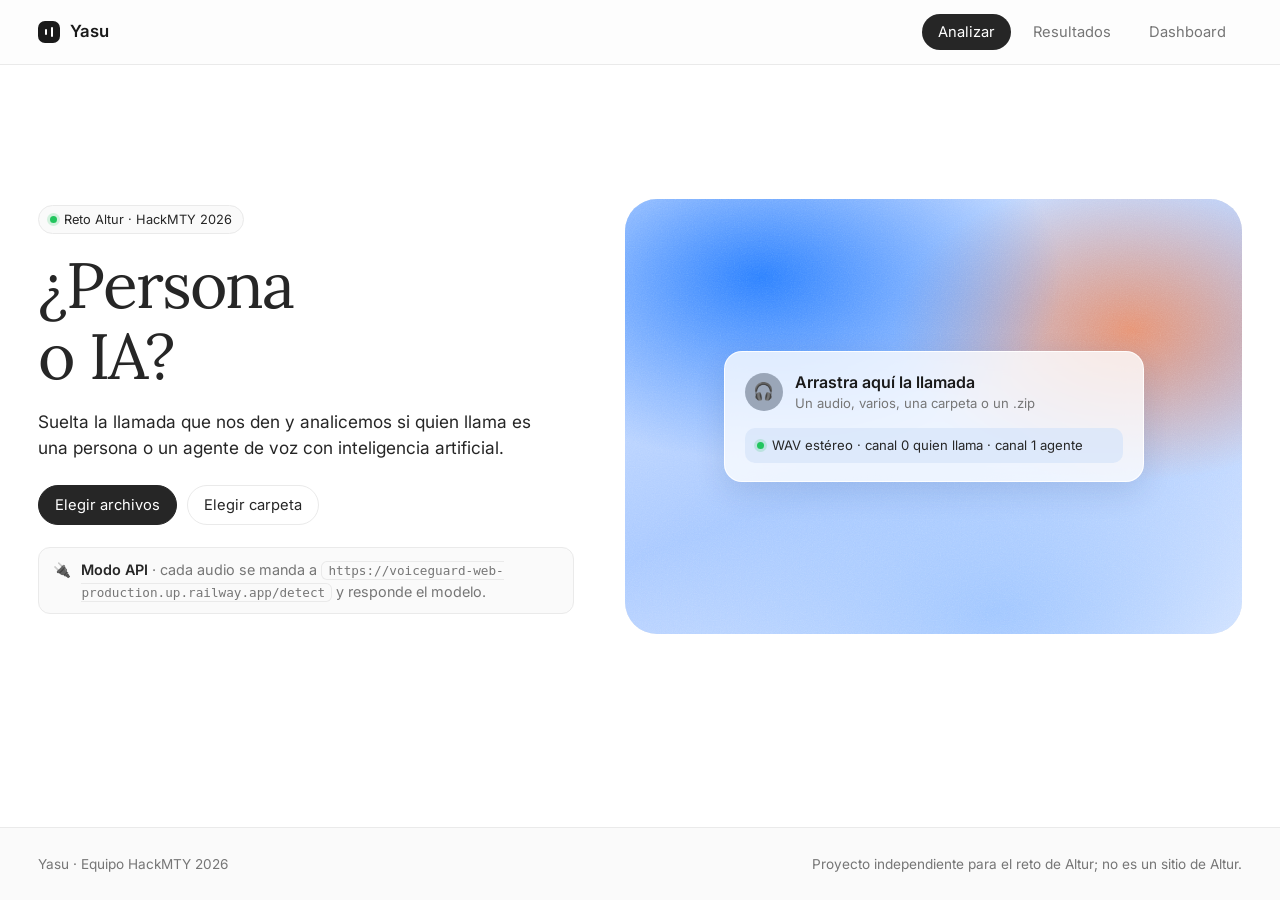
<file: index.html>
<!doctype html>
<html lang="es">
	<head>
		<meta charset="utf-8" />
		<meta name="viewport" content="width=device-width, initial-scale=1" />
		<title>Yasu Analytics</title>
		<meta
			name="description"
			content="Detecta si quien llama es una persona o una IA."
		/>
		<link rel="preconnect" href="https://fonts.googleapis.com" />
		<link rel="preconnect" href="https://fonts.gstatic.com" crossorigin />
		<link
			rel="stylesheet"
			href="https://fonts.googleapis.com/css2?family=Inter:wght@400;500;600&family=Lora:wght@400;500&display=swap"
		/>
		<link rel="stylesheet" href="css/estilos.css" />
	</head>
	<body>
		<header class="barra">
			<div class="contenedor">
				<a class="marca" href="index.html" aria-label="Yasu"
					><span class="marca-icono" aria-hidden="true"></span
					><span class="marca-texto">Yasu</span></a
				>
				<nav class="pestanas" aria-label="Secciones">
					<a href="index.html" aria-current="page">Analizar</a>
					<a href="resultados.html">Resultados</a>
					<a href="dashboard.html">Dashboard</a>
				</nav>
			</div>
		</header>

		<main class="contenedor">
			<section class="hero">
				<div class="hero-texto">
					<span class="insignia"
						><i class="punto-vivo" aria-hidden="true"></i>Reto Altur · HackMTY
						2026</span
					>
					<h1>¿Persona<br />o IA?</h1>
					<p class="hero-sub">
						Suelta la llamada que nos den y analicemos si quien llama es una
						persona o un agente de voz con inteligencia artificial.
					</p>
					<div class="botones">
						<button type="button" class="primario" id="btnArchivos">
							Elegir archivos
						</button>
						<button type="button" id="btnCarpeta">Elegir carpeta</button>
					</div>
					<div class="aviso" id="avisoModo" role="status"></div>
				</div>

				<div
					id="zona"
					class="hero-panel"
					tabindex="0"
					role="button"
					aria-label="Soltar o elegir audios"
				>
					<div class="tarjeta-flotante">
						<div class="flotante-cabeza">
							<span class="avatar" aria-hidden="true">🎧</span>
							<div>
								<b>Arrastra aquí la llamada</b
								><small>Un audio, varios, una carpeta o un .zip</small>
							</div>
						</div>
						<div class="flotante-estado">
							<i class="punto-vivo" aria-hidden="true"></i>WAV estéreo · canal 0
							quien llama · canal 1 agente
						</div>
					</div>
				</div>
			</section>
			<input
				type="file"
				id="inArchivos"
				multiple
				accept=".wav,.zip,.csv,audio/wav"
				class="oculto"
			/>
			<input
				type="file"
				id="inCarpeta"
				webkitdirectory
				multiple
				class="oculto"
			/>
			<p id="mensaje" class="suave" role="status" aria-live="polite"></p>

			<section id="detalle" class="tarjeta oculto" aria-live="polite">
				<div class="encabezado-bloque">
					<h2 id="detNombre">Llamada</h2>
					<span class="suave" id="detFormato"></span>
				</div>
				<div class="resultado">
					<div id="detVeredicto" class="veredicto pendiente">Analizando…</div>
					<div class="barra-conf">
						<div class="suave" id="detConfTexto">Confianza</div>
						<div class="pista"><div class="relleno" id="detConf"></div></div>
					</div>
					<div class="dato">
						<span>Latencia mediana</span><b id="detLat">—</b>
					</div>
					<div class="dato">
						<span>Turnos (llama / agente)</span><b id="detTurnos">—</b>
					</div>
				</div>
				<canvas
					id="detOnda"
					class="onda"
					aria-label="Forma de onda de los dos canales"
				></canvas>
				<div class="leyenda">
					<span
						><i class="punto" style="background: var(--humano)"></i>Arriba:
						canal 0 · quien llama</span
					>
					<span
						><i class="punto" style="background: var(--texto-suave)"></i>Abajo:
						canal 1 · agente</span
					>
					<span
						><i
							class="punto"
							style="
								background: var(--acento-suave);
								outline: 1px solid var(--acento);
							"
						></i
						>Voz detectada</span
					>
				</div>
				<div id="detAvisos"></div>
			</section>

			<section id="lote" class="tarjeta oculto">
				<div class="encabezado-bloque">
					<h2 id="loteTitulo">Resultados</h2>
					<div class="botones" style="margin: 0">
						<button type="button" id="btnExportar" disabled>
							Descargar CSV
						</button>
						<button type="button" id="btnLimpiar">Limpiar</button>
						<a class="enlace-boton" href="resultados.html">Ver historial →</a>
					</div>
				</div>
				<div class="progreso"><div id="barraProgreso"></div></div>
				<p id="resumenLote" class="suave"></p>
				<div class="tabla-envoltura">
					<table>
						<thead>
							<tr>
								<th>Archivo</th>
								<th>Duración</th>
								<th>Formato</th>
								<th>Resultado</th>
								<th>Confianza</th>
								<th>Latencia</th>
								<th>Real</th>
								<th></th>
							</tr>
						</thead>
						<tbody id="filas"></tbody>
					</table>
				</div>
			</section>
		</main>

		<footer>
			<div class="contenedor">
				<span>Yasu · Equipo HackMTY 2026</span>
				<span
					>Proyecto independiente para el reto de Altur; no es un sitio de
					Altur.</span
				>
			</div>
		</footer>

		<script src="js/config.js"></script>
		<script src="js/wav.js"></script>
		<script src="js/analisis.js"></script>
		<script src="js/historial.js"></script>
		<script src="js/app.js"></script>
	</body>
</html>
</file>
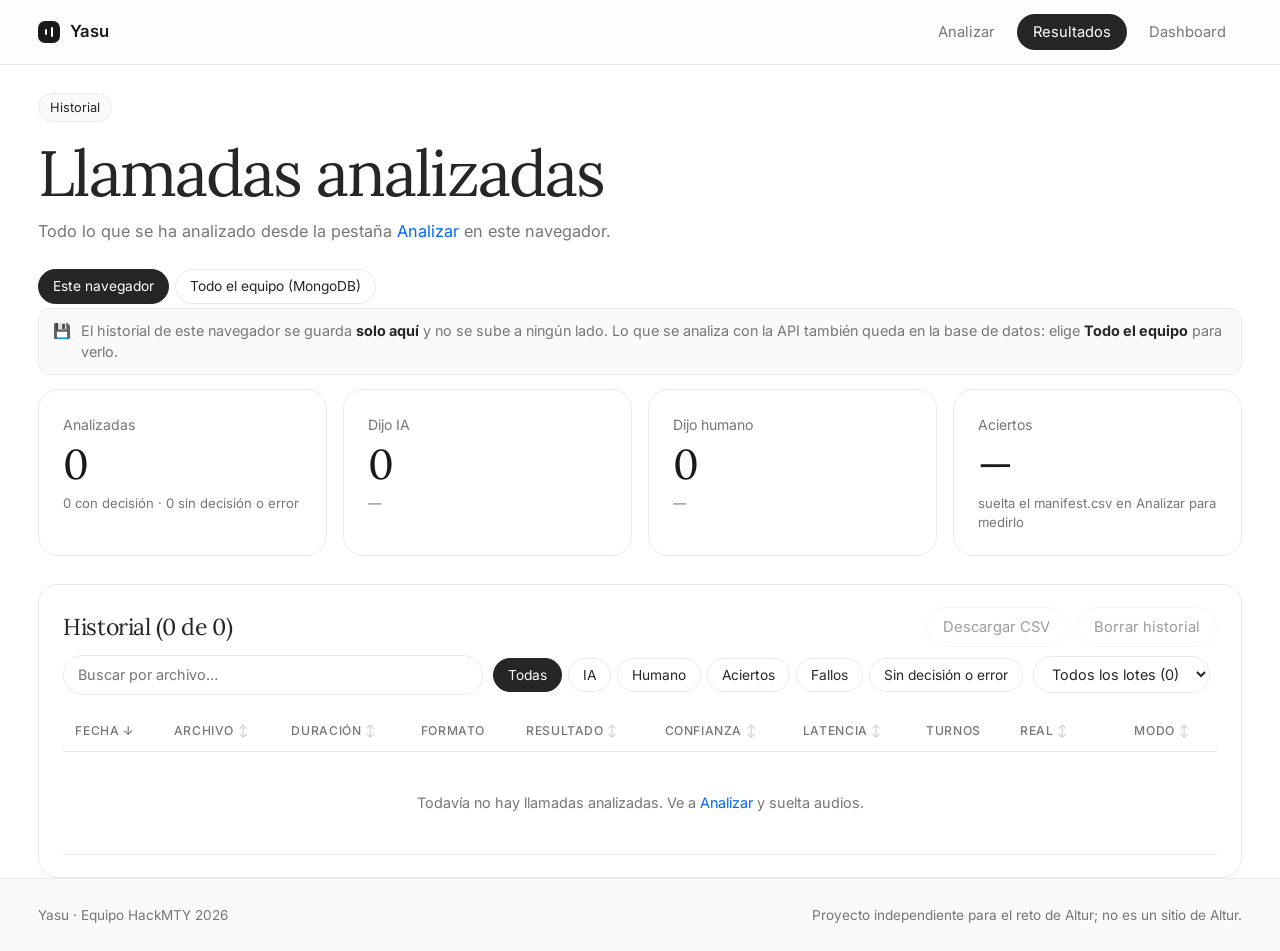
<file: resultados.html>
<!doctype html>
<html lang="es">
<head>
  <meta charset="utf-8">
  <meta name="viewport" content="width=device-width, initial-scale=1">
  <title>Yasu · Llamadas analizadas</title>
  <meta name="description" content="Historial de las llamadas analizadas.">
  <link rel="preconnect" href="https://fonts.googleapis.com">
  <link rel="preconnect" href="https://fonts.gstatic.com" crossorigin>
  <link rel="stylesheet" href="https://fonts.googleapis.com/css2?family=Inter:wght@400;500;600&family=Lora:wght@400;500&display=swap">
  <link rel="stylesheet" href="css/estilos.css">
</head>
<body>
  <header class="barra">
    <div class="contenedor">
      <a class="marca" href="index.html" aria-label="Yasu"><span class="marca-icono" aria-hidden="true"></span><span class="marca-texto">Yasu</span></a>
      <nav class="pestanas" aria-label="Secciones">
        <a href="index.html">Analizar</a>
        <a href="resultados.html" aria-current="page">Resultados</a>
        <a href="dashboard.html">Dashboard</a>
      </nav>
    </div>
  </header>

  <main class="contenedor">
    <div class="encabezado-pagina">
      <span class="insignia">Historial</span>
      <h1>Llamadas analizadas</h1>
      <p class="subtitulo" id="subtituloRes">Todo lo que se ha analizado desde la pestaña <a href="index.html">Analizar</a> en este navegador.</p>
      <div class="chips" role="group" aria-label="De dónde leer el historial" style="margin-top: 0.75rem">
        <button type="button" class="chip" data-fuente="local" aria-pressed="true">Este navegador</button>
        <button type="button" class="chip" data-fuente="equipo" aria-pressed="false">Todo el equipo (MongoDB)</button>
      </div>
    </div>

    <div class="aviso" id="avisoRes"><span aria-hidden="true">💾</span><div>El historial de este navegador se guarda <b>solo aquí</b> y no se sube a ningún lado.</div></div>

    <div class="rejilla k4" id="kpisRes"></div>

    <section class="tarjeta">
      <div class="encabezado-bloque">
        <h2 id="tituloTabla">Historial</h2>
        <div class="botones" style="margin: 0">
          <button type="button" id="btnCsv">Descargar CSV</button>
          <button type="button" id="btnBorrar">Borrar historial</button>
        </div>
      </div>

      <div class="herramientas">
        <input type="search" id="buscar" placeholder="Buscar por archivo…" aria-label="Buscar por archivo">
        <div class="chips" role="group" aria-label="Filtrar">
          <button type="button" class="chip" data-filtro="todas" aria-pressed="true">Todas</button>
          <button type="button" class="chip" data-filtro="ia" aria-pressed="false">IA</button>
          <button type="button" class="chip" data-filtro="humano" aria-pressed="false">Humano</button>
          <button type="button" class="chip" data-filtro="aciertos" aria-pressed="false">Aciertos</button>
          <button type="button" class="chip" data-filtro="fallos" aria-pressed="false">Fallos</button>
          <button type="button" class="chip" data-filtro="sin" aria-pressed="false">Sin decisión o error</button>
        </div>
        <select id="selLote" aria-label="Lote"><option value="">Todos los lotes</option></select>
      </div>

      <div class="tabla-envoltura">
        <table>
          <thead>
            <tr>
              <th class="ordenable" data-col="fecha">Fecha</th>
              <th class="ordenable" data-col="archivo">Archivo</th>
              <th class="ordenable" data-col="duracion_s">Duración</th>
              <th>Formato</th>
              <th class="ordenable" data-col="resultado">Resultado</th>
              <th class="ordenable" data-col="confidence">Confianza</th>
              <th class="ordenable" data-col="latencia_mediana_s">Latencia</th>
              <th>Turnos</th>
              <th class="ordenable" data-col="real">Real</th>
              <th></th>
              <th class="ordenable" data-col="modo">Modo</th>
            </tr>
          </thead>
          <tbody id="filasRes"></tbody>
        </table>
      </div>
    </section>
  </main>

  <footer>
    <div class="contenedor">
      <span>Yasu · Equipo HackMTY 2026</span>
      <span>Proyecto independiente para el reto de Altur; no es un sitio de Altur.</span>
    </div>
  </footer>

  <script src="js/config.js"></script>
  <script src="js/historial.js"></script>
  <script src="js/resultados.js"></script>
</body>
</html>
</file>
<file: css/estilos.css>
/* Estilo claro y minimalista: títulos con serif, texto con Inter, botones en píldora y tarjetas con borde fino. */
:root {
	--fondo: #ffffff;
	--superficie: #ffffff;
	--superficie-2: #fafafa;
	--crema: #f2f1ed;
	--texto: #262626;
	--texto-fuerte: #1a1a1a;
	--texto-suave: #767676;
	--texto-tenue: #b3b3b3;
	--borde: #eaeaea;
	--borde-fuerte: #cacaca;
	--acento: #0066ff;
	--acento-hover: #005ae0;
	--acento-suave: #e6f2ff;
	--ia: #e8590c;
	--ia-suave: #fff1e8;
	--humano: #0066ff;
	--humano-suave: #e6f2ff;
	--ok: #1f9d55;
	--error: #d63939;
	--radio: 20px;
	--radio-sm: 12px;
	--pildora: 999px;
	--sombra: 0 5px 15px rgba(0, 0, 0, 0.08);
	--serif: "Lora", Georgia, "Times New Roman", serif;
	--sans:
		"Inter", system-ui, -apple-system, "Segoe UI", Roboto, Ubuntu, Arial,
		sans-serif;
}

* {
	box-sizing: border-box;
}
html,
body {
	margin: 0;
}
body {
	font-family: var(--sans);
	background: var(--fondo);
	color: var(--texto);
	line-height: 1.5;
	-webkit-font-smoothing: antialiased;

	min-height: 100dvh;
	display: flex;
	flex-direction: column;
}
a {
	color: var(--acento);
	text-decoration: none;
}
a:hover {
	text-decoration: underline;
}
code {
	font-size: 0.88em;
	background: var(--superficie-2);
	border: 1px solid var(--borde);
	padding: 1px 6px;
	border-radius: 6px;
}
h1,
h2 {
	font-family: var(--serif);
	font-weight: 400;
	color: var(--texto);
	margin: 0;
}
h1 {
	font-size: clamp(2.6rem, 5vw, 4rem);
	line-height: 1.1;
	letter-spacing: -0.03em;
}
h2 {
	font-size: clamp(1.25rem, 1.8vw, 1.6rem);
	line-height: 1.2;
	letter-spacing: -0.02em;
	margin-bottom: 14px;
}
section {
	margin-top: 28px;
}

.contenedor {
	width: 100%;
	padding: 0 clamp(16px, 3vw, 56px);
} /* ocupa todo el ancho de la pantalla */
.oculto {
	display: none !important;
}
.suave {
	color: var(--texto-suave);
}
.ok {
	color: var(--ok);
	font-weight: 600;
}
.mal {
	color: var(--error);
	font-weight: 600;
}

/* ---------- Barra superior ---------- */
header.barra {
	position: sticky;
	top: 0;
	z-index: 10;
	background: rgba(252, 252, 252, 0.72);
	backdrop-filter: saturate(180%) blur(12px);
	-webkit-backdrop-filter: saturate(180%) blur(12px);
	border-bottom: 1px solid var(--borde);
}
.barra .contenedor {
	display: flex;
	align-items: center;
	gap: 24px;
	height: 64px;
}
.marca {
	display: flex;
	align-items: center;
	gap: 10px;
	font-weight: 600;
	font-size: 1.05rem;
	letter-spacing: -0.01em;
	color: var(--texto-fuerte);
}
.marca:hover {
	text-decoration: none;
}
.marca-icono {
	width: 22px;
	height: 22px;
	border-radius: 7px;
	background: var(--texto-fuerte);
	position: relative;
}
.marca-icono::before,
.marca-icono::after {
	content: "";
	position: absolute;
	top: 6px;
	bottom: 6px;
	width: 2px;
	border-radius: 2px;
	background: #fff;
}
.marca-icono::before {
	left: 7px;
	top: 8px;
	bottom: 8px;
}
.marca-icono::after {
	right: 7px;
}
nav.pestanas {
	display: flex;
	gap: 6px;
	margin-left: auto;
	align-items: center;
}
nav.pestanas a {
	padding: 7px 16px;
	border-radius: var(--pildora);
	color: var(--texto-suave);
	font-size: 0.92rem;
}
nav.pestanas a:hover {
	color: var(--texto);
	text-decoration: none;
}
nav.pestanas a[aria-current="page"] {
	background: var(--texto);
	color: #fff;
}

main {
	margin-top: 20px;
	padding: 80px 0 72px;
	flex-grow: 1;

	/* Esto logra el centrado vertical del hero sin romper lo demás */
	display: flex;
	flex-direction: column;
	justify-content: center;
}

footer {
	border-top: 1px solid var(--borde);
	color: var(--texto-suave);
	font-size: 0.85rem;
	padding: 26px 0;
	background: var(--superficie-2);
}
footer .contenedor {
	display: flex;
	justify-content: space-between;
	gap: 12px;
	flex-wrap: wrap;
}

/* ---------- Encabezados de página ---------- */
.insignia {
	display: inline-flex;
	align-items: center;
	gap: 7px;
	padding: 4px 11px;
	border-radius: var(--pildora);
	background: var(--superficie-2);
	border: 1px solid var(--borde);
	font-size: 0.8rem;
	color: var(--texto);
	margin-bottom: 16px;
}
.punto-vivo {
	width: 7px;
	height: 7px;
	border-radius: 50%;
	background: #22c55e;
	display: inline-block;
	box-shadow: 0 0 0 3px rgba(34, 197, 94, 0.18);
}
.subtitulo {
	color: var(--texto-suave);
	margin: 10px 0 26px;
	font-size: 1.02rem;
	max-width: 70ch;
}
.encabezado-pagina {
	padding: 8px 0 4px;
}

/* ---------- Portada de Analizar ---------- */
.hero {
	display: grid;
	grid-template-columns: minmax(0, 1fr) minmax(0, 1.15fr);
	gap: clamp(24px, 4vw, 72px);
	align-items: center;
	margin-top: 0;
	margin-bottom: 40px;
}
.hero-sub {
	color: var(--texto);
	font-size: 1.08rem;
	margin: 18px 0 24px;
	max-width: 46ch;
}
.hero .botones {
	justify-content: flex-start;
	margin: 0 0 22px;
}
.hero-panel {
	position: relative;
	min-height: clamp(300px, 34vw, 460px);
	border-radius: 32px;
	overflow: hidden;
	display: grid;
	place-items: center;
	padding: 24px;
	cursor: pointer;
	isolation: isolate;
	background:
		radial-gradient(
			70% 60% at 22% 18%,
			rgba(35, 123, 255, 0.95) 0%,
			rgba(35, 123, 255, 0) 70%
		),
		radial-gradient(
			55% 50% at 82% 30%,
			rgba(240, 138, 93, 0.85) 0%,
			rgba(240, 138, 93, 0) 70%
		),
		radial-gradient(
			80% 70% at 60% 95%,
			rgba(158, 197, 255, 0.95) 0%,
			rgba(158, 197, 255, 0) 75%
		),
		linear-gradient(160deg, #d9e6ff 0%, #a9c9ff 55%, #e9f0ff 100%);
	transition:
		transform 0.2s,
		box-shadow 0.2s;
}
.hero-panel::after {
	content: "";
	position: absolute;
	inset: 0;
	z-index: -1;
	opacity: 0.5;
	mix-blend-mode: soft-light;
	pointer-events: none;
	background-image: url("data:image/svg+xml;utf8,<svg xmlns='http://www.w3.org/2000/svg' width='220' height='220'><filter id='g'><feTurbulence type='fractalNoise' baseFrequency='.85' numOctaves='3' stitchTiles='stitch'/><feColorMatrix type='saturate' values='0'/></filter><rect width='100%' height='100%' filter='url(%23g)'/></svg>");
}
.hero-panel:focus-visible {
	outline: 3px solid var(--acento);
	outline-offset: 3px;
}
.hero-panel.activa {
	transform: scale(1.01);
	box-shadow:
		0 0 0 3px var(--acento),
		var(--sombra);
}
.tarjeta-flotante {
	position: relative;
	z-index: 1;
	width: min(420px, 100%);
	background: rgba(255, 255, 255, 0.78);
	backdrop-filter: blur(10px);
	-webkit-backdrop-filter: blur(10px);
	border: 1px solid rgba(255, 255, 255, 0.9);
	border-radius: 18px;
	padding: 18px 20px;
	box-shadow: 0 10px 30px rgba(20, 40, 90, 0.12);
}
.flotante-cabeza {
	display: flex;
	align-items: center;
	gap: 12px;
}
.flotante-cabeza b {
	display: block;
	color: var(--texto-fuerte);
	font-weight: 600;
}
.flotante-cabeza small {
	display: block;
	color: var(--texto-suave);
	font-size: 0.82rem;
}
.avatar {
	width: 38px;
	height: 38px;
	border-radius: 50%;
	background: #9aa6b8;
	display: grid;
	place-items: center;
	font-size: 1.05rem;
	flex: none;
}
.flotante-estado {
	display: flex;
	align-items: center;
	gap: 8px;
	margin-top: 14px;
	padding: 8px 12px;
	border-radius: 10px;
	background: rgba(214, 228, 250, 0.7);
	color: var(--texto);
	font-size: 0.82rem;
}
#mensaje {
	min-height: 1.5em;
	margin: 14px 2px 0;
}

/* ---------- Bloques ---------- */
.tarjeta {
	background: var(--superficie);
	border: 1px solid var(--borde);
	border-radius: var(--radio);
	padding: 22px 24px;
}
.rejilla {
	display: grid;
	gap: 16px;
}
.rejilla.k4 {
	grid-template-columns: repeat(auto-fit, minmax(220px, 1fr));
}
.rejilla.k2 {
	grid-template-columns: repeat(auto-fit, minmax(360px, 1fr));
}
.aviso {
	display: flex;
	gap: 10px;
	align-items: flex-start;
	padding: 11px 14px;
	border-radius: var(--radio-sm);
	background: var(--superficie-2);
	border: 1px solid var(--borde);
	color: var(--texto-suave);
	font-size: 0.9rem;
	margin: 0 0 14px;
}
.aviso b,
.modo {
	color: var(--texto);
}
.modo {
	font-weight: 600;
}
.encabezado-bloque {
	display: flex;
	justify-content: space-between;
	align-items: center;
	gap: 12px;
	flex-wrap: wrap;
}
.encabezado-bloque h2 {
	margin-bottom: 0;
}

/* ---------- Botones y campos ---------- */
button {
	font: inherit;
	font-size: 0.92rem;
	border: 1px solid var(--borde);
	background: var(--superficie);
	color: var(--texto);
	padding: 8px 16px;
	border-radius: var(--pildora);
	cursor: pointer;
	transition:
		background 0.15s,
		border-color 0.15s;
}
button:hover:not(:disabled) {
	border-color: var(--borde-fuerte);
	background: var(--superficie-2);
}
button.primario {
	background: var(--texto);
	border-color: var(--texto);
	color: #fff;
}
button.primario:hover:not(:disabled) {
	background: var(--texto-fuerte);
	border-color: var(--texto-fuerte);
}
button:disabled {
	opacity: 0.45;
	cursor: not-allowed;
}
.botones {
	display: flex;
	gap: 10px;
	justify-content: center;
	flex-wrap: wrap;
	margin-top: 14px;
}
.enlace-boton {
	font-size: 0.92rem;
	border: 1px solid var(--borde);
	background: var(--superficie);
	color: var(--texto);
	padding: 8px 16px;
	border-radius: var(--pildora);
}
.enlace-boton:hover {
	border-color: var(--borde-fuerte);
	text-decoration: none;
}
.herramientas input:focus,
.herramientas select:focus {
	outline: none;
	border-color: var(--acento);
	box-shadow: 0 0 0 3px var(--acento-suave);
}

/* ---------- Resultado de una llamada ---------- */
.resultado {
	display: flex;
	align-items: center;
	gap: 24px;
	flex-wrap: wrap;
	margin: 8px 0 18px;
}
.veredicto {
	font-family: var(--serif);
	font-size: 1.9rem;
	letter-spacing: -0.02em;
	padding: 8px 22px;
	border-radius: var(--pildora);
}
.veredicto.ia {
	background: var(--ia-suave);
	color: var(--ia);
}
.veredicto.humano {
	background: var(--humano-suave);
	color: var(--humano);
}
.veredicto.pendiente {
	background: var(--superficie-2);
	color: var(--texto-suave);
	border: 1px solid var(--borde);
}
.barra-conf {
	flex: 1;
	min-width: 220px;
	font-size: 0.9rem;
}
.pista {
	height: 8px;
	background: var(--superficie-2);
	border: 1px solid var(--borde);
	border-radius: var(--pildora);
	overflow: hidden;
	margin-top: 6px;
}
.relleno {
	height: 100%;
	width: 0;
	background: var(--acento);
	transition: width 0.3s;
}
.dato {
	display: flex;
	flex-direction: column;
}
.dato span {
	color: var(--texto-suave);
	font-size: 0.82rem;
}
.dato b {
	font-weight: 600;
	font-size: 1.05rem;
}
canvas.onda {
	width: 100%;
	height: 170px;
	display: block;
	background: var(--superficie-2);
	border: 1px solid var(--borde);
	border-radius: var(--radio-sm);
}
.leyenda {
	display: flex;
	gap: 16px;
	flex-wrap: wrap;
	font-size: 0.82rem;
	color: var(--texto-suave);
	margin-top: 8px;
}
.punto {
	display: inline-block;
	width: 10px;
	height: 10px;
	border-radius: 3px;
	margin-right: 6px;
	vertical-align: middle;
}

/* ---------- Tablas ---------- */
.progreso {
	height: 4px;
	background: var(--superficie-2);
	border-radius: var(--pildora);
	overflow: hidden;
	margin: 14px 0 10px;
}
.progreso div {
	height: 100%;
	width: 0;
	background: var(--acento);
	transition: width 0.2s;
}
.tabla-envoltura {
	overflow-x: auto;
}
table {
	width: 100%;
	border-collapse: collapse;
	font-size: 0.9rem;
}
th,
td {
	text-align: left;
	padding: 11px 12px;
	border-bottom: 1px solid var(--borde);
	white-space: nowrap;
}
th {
	color: var(--texto-suave);
	font-weight: 500;
	font-size: 0.76rem;
	text-transform: uppercase;
	letter-spacing: 0.05em;
}
tbody tr {
	cursor: pointer;
}
tbody tr:hover,
tbody tr.seleccionada {
	background: var(--superficie-2);
}
.etiqueta {
	padding: 3px 10px;
	border-radius: var(--pildora);
	font-weight: 500;
	font-size: 0.78rem;
}
.etiqueta.ia {
	background: var(--ia-suave);
	color: var(--ia);
}
.etiqueta.humano {
	background: var(--humano-suave);
	color: var(--humano);
}

/* ---------- Dashboard ---------- */
.kpi span {
	color: var(--texto-suave);
	font-size: 0.88rem;
}
.kpi b {
	display: block;
	font-family: var(--serif);
	font-weight: 400;
	font-size: 2.6rem;
	line-height: 1.15;
	letter-spacing: -0.02em;
	margin: 4px 0 6px;
	color: var(--texto-fuerte);
}
.kpi small {
	color: var(--texto-suave);
	display: block;
	font-size: 0.82rem;
}
.matriz {
	display: grid;
	grid-template-columns: 90px 1fr 1fr;
	gap: 8px;
}
.matriz .celda {
	padding: 20px;
	border-radius: var(--radio-sm);
	text-align: center;
	font-family: var(--serif);
	font-size: 1.9rem;
}
.matriz .bien {
	background: var(--acento-suave);
	color: var(--acento);
}
.matriz .malc {
	background: var(--ia-suave);
	color: var(--ia);
}
.matriz .cab {
	color: var(--texto-suave);
	font-size: 0.8rem;
	display: grid;
	place-items: center;
	text-align: center;
}
.grafica {
	position: relative;
	height: 290px;
}
.grafica.alta {
	height: 350px;
}
ul.notas {
	margin: 0;
	padding-left: 20px;
	color: var(--texto-suave);
	font-size: 0.9rem;
}
ul.notas li {
	margin: 5px 0;
}
dl.detalles {
	display: grid;
	grid-template-columns: max-content 1fr;
	gap: 7px 18px;
	margin: 0;
	font-size: 0.92rem;
}
dl.detalles dt {
	color: var(--texto-suave);
}
dl.detalles dd {
	margin: 0;
}

/* ---------- Resultados ---------- */
.herramientas {
	display: flex;
	gap: 10px;
	flex-wrap: wrap;
	align-items: center;
	margin: 8px 0 16px;
}
.herramientas input[type="search"],
.herramientas select {
	font: inherit;
	font-size: 0.9rem;
	padding: 8px 14px;
	border-radius: var(--pildora);
	border: 1px solid var(--borde);
	background: var(--superficie);
	color: var(--texto);
}
.herramientas input[type="search"] {
	flex: 1;
	min-width: 220px;
	max-width: 420px;
}
.chips {
	display: flex;
	gap: 6px;
	flex-wrap: wrap;
}
.chip {
	padding: 6px 14px;
	font-size: 0.86rem;
}
.chip[aria-pressed="true"] {
	background: var(--texto);
	color: #fff;
	border-color: var(--texto);
}
.chip[aria-pressed="true"]:hover:not(:disabled) {
	background: var(--texto-fuerte);
	border-color: var(--texto-fuerte);
} /* sin esto, el hover general deja el fondo claro con texto blanco */
th.ordenable {
	cursor: pointer;
	user-select: none;
}
th.ordenable::after {
	content: " ↕";
	opacity: 0.35;
}
th.ordenable[aria-sort="ascending"]::after {
	content: " ↑";
	opacity: 1;
}
th.ordenable[aria-sort="descending"]::after {
	content: " ↓";
	opacity: 1;
}
td.vacio {
	text-align: center;
	padding: 40px 10px;
	color: var(--texto-suave);
	white-space: normal;
}
.barra-mini {
	display: inline-block;
	width: 64px;
	height: 5px;
	background: var(--superficie-2);
	border: 1px solid var(--borde);
	border-radius: var(--pildora);
	overflow: hidden;
	vertical-align: middle;
	margin-right: 8px;
}
.barra-mini i {
	display: block;
	height: 100%;
	background: var(--acento);
}

/* ---------- Pantallas angostas ---------- */
@media (max-width: 900px) {
	.hero {
		grid-template-columns: 1fr;
	}
	.hero-panel {
		min-height: 260px;
	}
	nav.pestanas a {
		padding: 6px 11px;
	}
}
@media (max-width: 600px) {
	.marca-texto {
		display: none;
	} /* en celular queda solo el ícono para que quepan las pestañas */
	.barra .contenedor {
		gap: 10px;
	}
	nav.pestanas {
		gap: 2px;
	}
	nav.pestanas a {
		padding: 6px 10px;
		font-size: 0.85rem;
	}
	main {
		padding-top: 28px;
	}
	h1 {
		font-size: 2.4rem;
	}
	.hero-panel {
		min-height: 220px;
		padding: 16px;
	}
	.rejilla.k2 {
		grid-template-columns: 1fr;
	}
}
</file>
